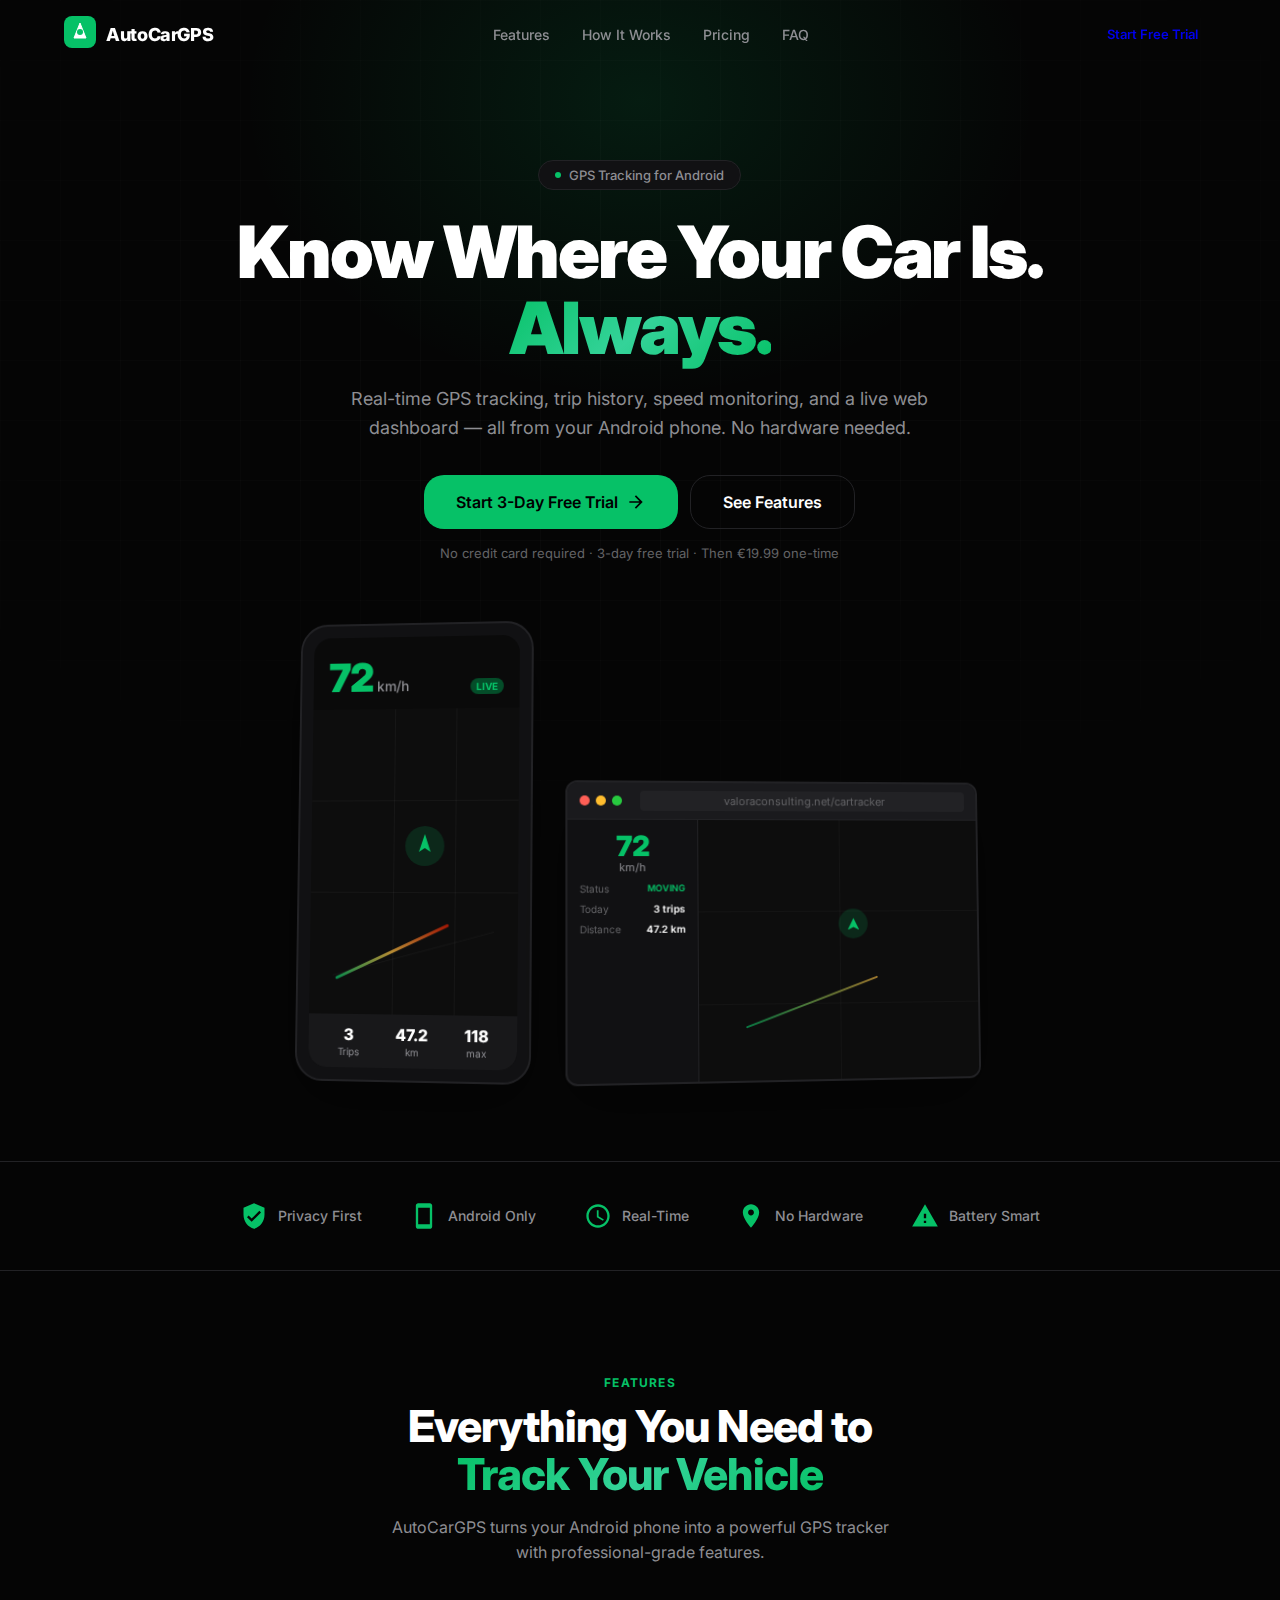
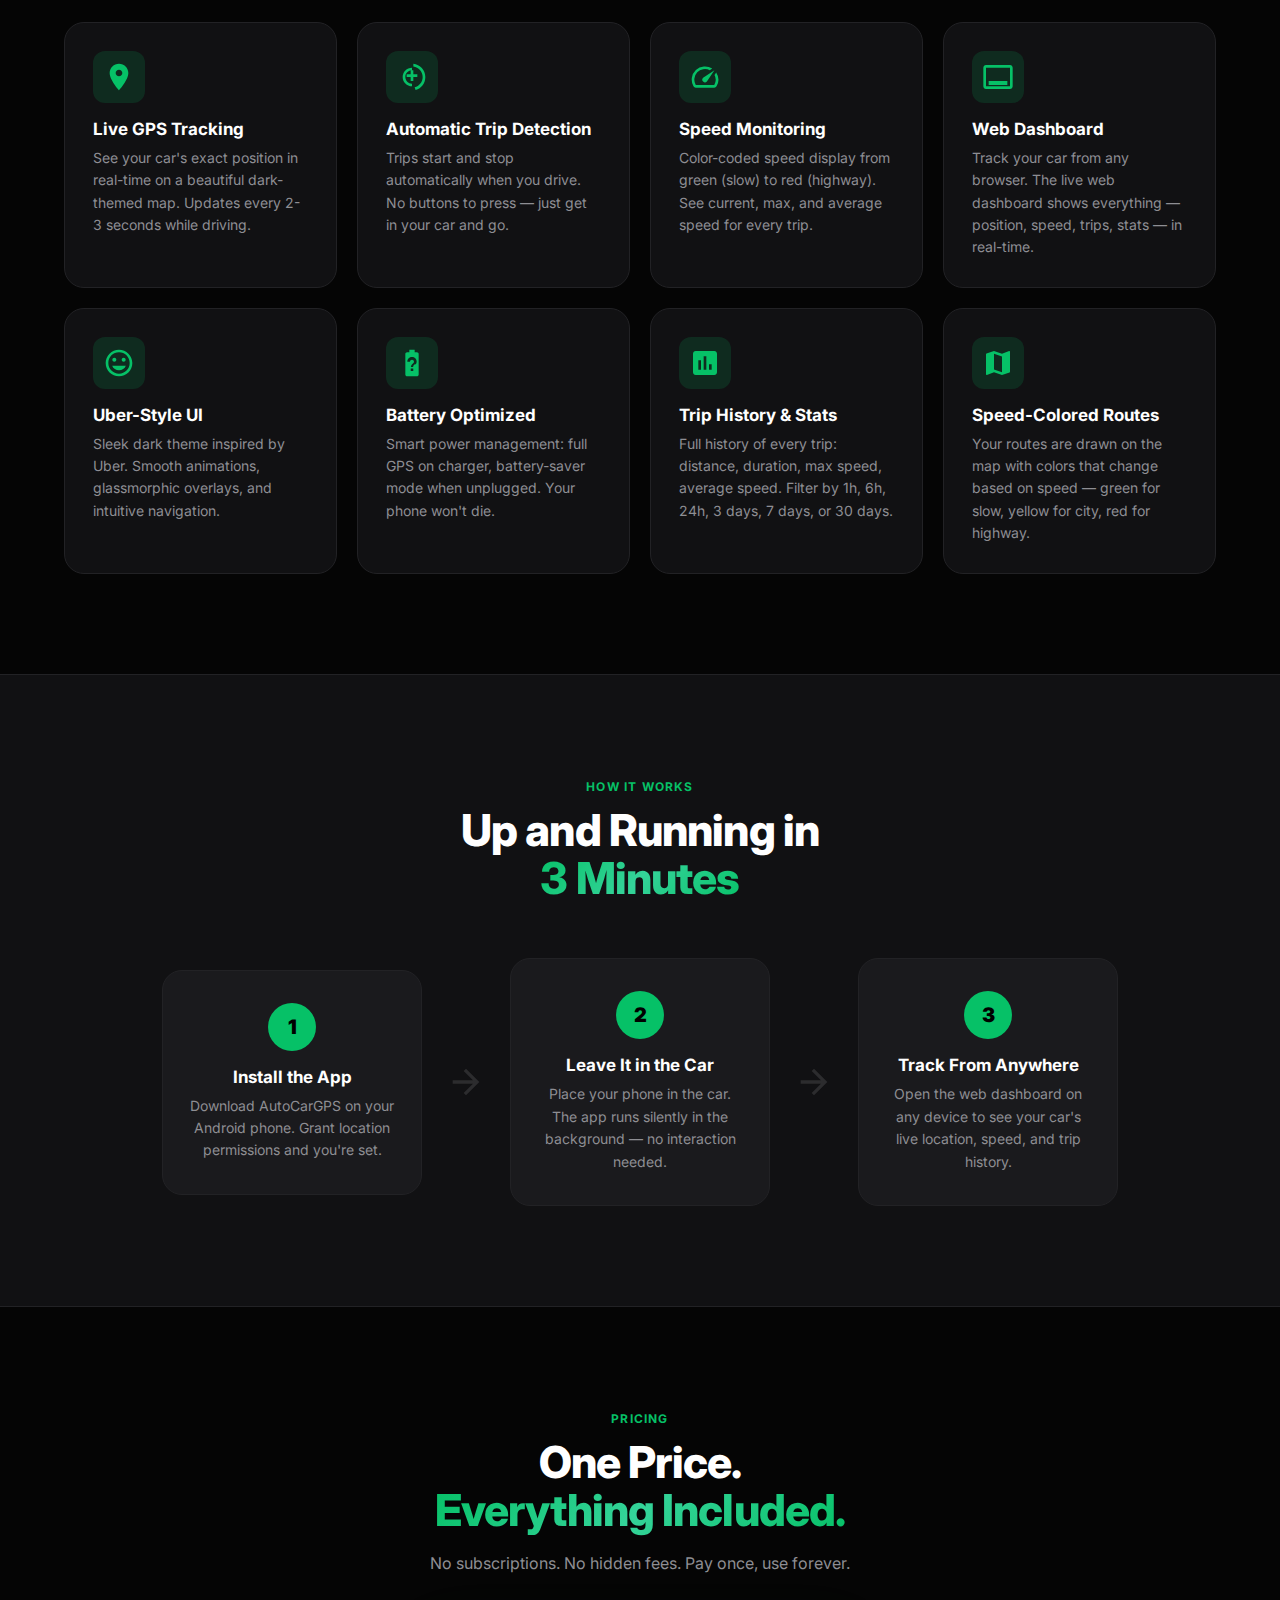
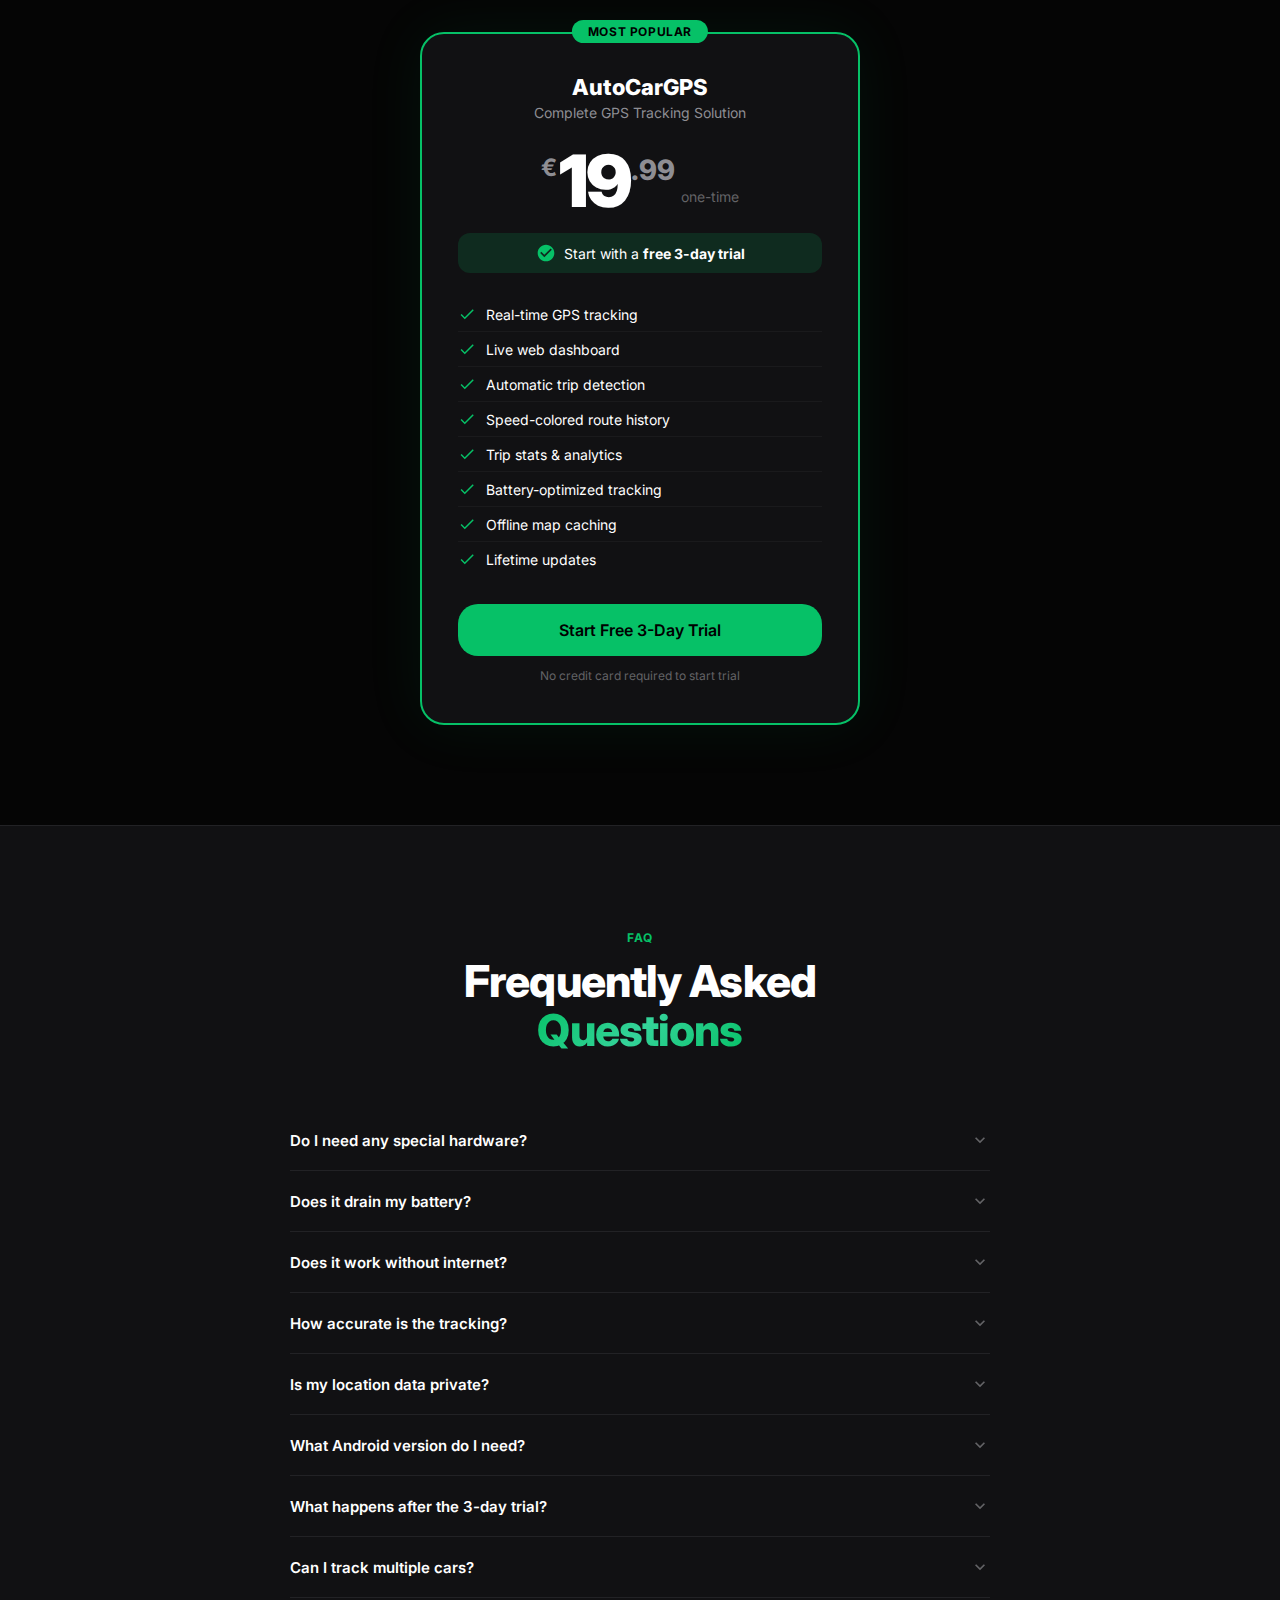
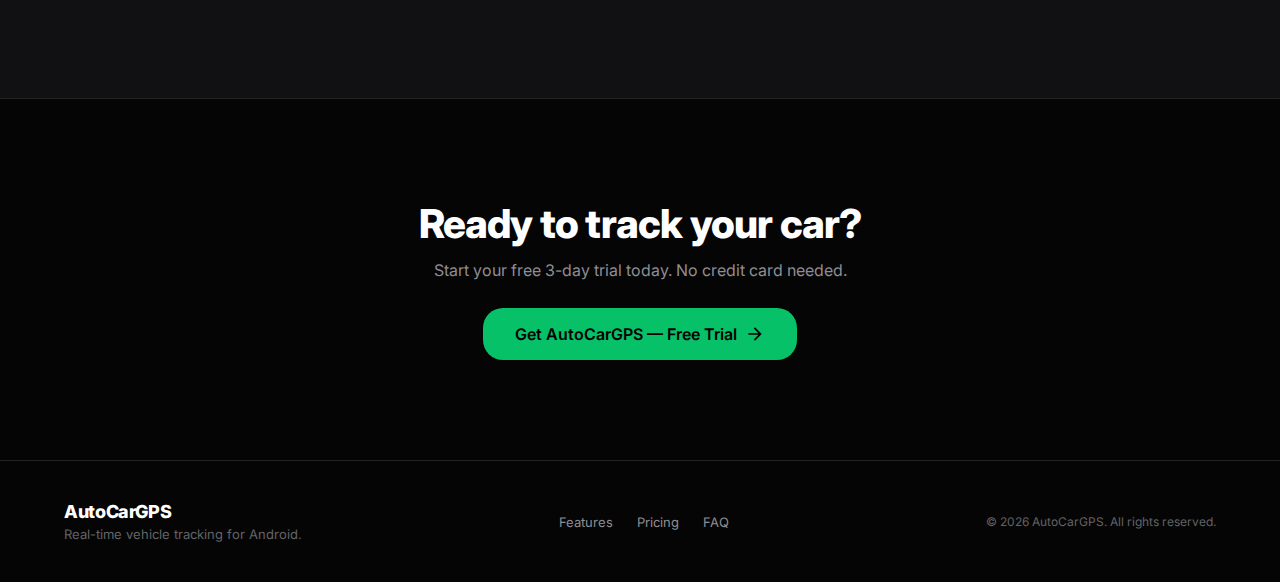
<file: website/index.html>
<!doctype html>
<html lang="en">
  <head>
    <meta charset="UTF-8" />
    <meta name="viewport" content="width=device-width, initial-scale=1.0" />
    <title>AutoCarGPS – Real-Time Vehicle Tracking for Android</title>
    <meta
      name="description"
      content="Track your car in real-time with AutoCarGPS. Live GPS tracking, trip history, speed monitoring & web dashboard. Free 3-day trial, then just €19.99."
    />
    <link rel="preconnect" href="https://fonts.googleapis.com" />
    <link rel="preconnect" href="https://fonts.gstatic.com" crossorigin />
    <link
      href="https://fonts.googleapis.com/css2?family=Inter:wght@400;500;600;700;800;900&display=swap"
      rel="stylesheet"
    />
    <link rel="stylesheet" href="style.css" />
    <link
      rel="icon"
      href="data:image/svg+xml,<svg xmlns='http://www.w3.org/2000/svg' viewBox='0 0 100 100'><text y='.9em' font-size='90'>📍</text></svg>"
    />
  </head>
  <body>
    <!-- Navigation -->
    <nav class="navbar">
      <div class="container nav-container">
        <a href="#" class="logo">
          <span class="logo-icon">
            <svg width="32" height="32" viewBox="0 0 32 32" fill="none">
              <rect width="32" height="32" rx="8" fill="#06C167" />
              <path
                d="M16 7L22 22H16H10L16 7Z"
                fill="#fff"
                stroke="#fff"
                stroke-width="1"
                stroke-linejoin="round"
              />
              <circle cx="16" cy="16" r="3" fill="#06C167" />
            </svg>
          </span>
          <span class="logo-text">AutoCarGPS</span>
        </a>
        <div class="nav-links">
          <a href="#features">Features</a>
          <a href="#how-it-works">How It Works</a>
          <a href="#pricing">Pricing</a>
          <a href="#faq">FAQ</a>
        </div>
        <a href="#pricing" class="btn btn-nav">Start Free Trial</a>
        <button class="mobile-toggle" id="mobileToggle" aria-label="Menu">
          <span></span><span></span><span></span>
        </button>
      </div>
    </nav>

    <!-- Mobile Menu -->
    <div class="mobile-menu" id="mobileMenu">
      <a href="#features" onclick="closeMobile()">Features</a>
      <a href="#how-it-works" onclick="closeMobile()">How It Works</a>
      <a href="#pricing" onclick="closeMobile()">Pricing</a>
      <a href="#faq" onclick="closeMobile()">FAQ</a>
      <a href="#pricing" class="btn btn-primary" onclick="closeMobile()"
        >Start Free Trial</a
      >
    </div>

    <!-- Hero Section -->
    <section class="hero">
      <div class="hero-bg">
        <div class="hero-glow"></div>
        <div class="hero-grid"></div>
      </div>
      <div class="container hero-content">
        <div class="hero-badge">
          <span class="badge-dot"></span>
          GPS Tracking for Android
        </div>
        <h1>
          Know Where Your Car Is.<br /><span class="gradient-text"
            >Always.</span
          >
        </h1>
        <p class="hero-subtitle">
          Real-time GPS tracking, trip history, speed monitoring, and a live web
          dashboard — all from your Android phone. No hardware needed.
        </p>
        <div class="hero-cta">
          <a href="#pricing" class="btn btn-primary btn-lg">
            Start 3-Day Free Trial
            <svg width="20" height="20" viewBox="0 0 24 24" fill="currentColor">
              <path
                d="M12 4l-1.41 1.41L16.17 11H4v2h12.17l-5.58 5.59L12 20l8-8z"
              />
            </svg>
          </a>
          <a href="#features" class="btn btn-ghost btn-lg">See Features</a>
        </div>
        <p class="hero-note">
          No credit card required · 3-day free trial · Then €19.99 one-time
        </p>

        <!-- Hero Visual -->
        <div class="hero-visual">
          <div class="phone-mockup">
            <div class="phone-screen">
              <div class="screen-header">
                <span class="screen-speed">72</span>
                <span class="screen-unit">km/h</span>
                <span class="screen-badge-live">LIVE</span>
              </div>
              <div class="screen-map">
                <div class="map-lines">
                  <div class="map-line l1"></div>
                  <div class="map-line l2"></div>
                  <div class="map-line l3"></div>
                  <div class="map-line l4"></div>
                  <div class="map-line l5"></div>
                </div>
                <div class="car-dot">
                  <div class="car-pulse"></div>
                  <svg
                    width="24"
                    height="24"
                    viewBox="0 0 24 24"
                    fill="#06C167"
                  >
                    <path d="M12 2L18 20L12 16L6 20L12 2Z" />
                  </svg>
                </div>
                <div class="route-line"></div>
              </div>
              <div class="screen-stats">
                <div class="mini-stat"><span>3</span>Trips</div>
                <div class="mini-stat"><span>47.2</span>km</div>
                <div class="mini-stat"><span>118</span>max</div>
              </div>
            </div>
          </div>
          <div class="web-mockup">
            <div class="web-bar">
              <span class="web-dot r"></span>
              <span class="web-dot y"></span>
              <span class="web-dot g"></span>
              <span class="web-url">valoraconsulting.net/cartracker</span>
            </div>
            <div class="web-content">
              <div class="web-sidebar">
                <div class="ws-speed"><span>72</span> km/h</div>
                <div class="ws-row">
                  <span class="ws-label">Status</span
                  ><span class="ws-val moving">MOVING</span>
                </div>
                <div class="ws-row">
                  <span class="ws-label">Today</span
                  ><span class="ws-val">3 trips</span>
                </div>
                <div class="ws-row">
                  <span class="ws-label">Distance</span
                  ><span class="ws-val">47.2 km</span>
                </div>
              </div>
              <div class="web-map">
                <div class="wm-lines">
                  <div class="wm-line wl1"></div>
                  <div class="wm-line wl2"></div>
                  <div class="wm-line wl3"></div>
                </div>
                <div class="wm-car">
                  <div class="wm-pulse"></div>
                  <div class="wm-arrow"></div>
                </div>
                <div class="wm-route"></div>
              </div>
            </div>
          </div>
        </div>
      </div>
    </section>

    <!-- Brands / Trust Bar -->
    <section class="trust-bar">
      <div class="container">
        <div class="trust-items">
          <div class="trust-item">
            <svg width="28" height="28" viewBox="0 0 24 24" fill="#06C167">
              <path
                d="M12 1L3 5v6c0 5.55 3.84 10.74 9 12 5.16-1.26 9-6.45 9-12V5l-9-4zm-2 16l-4-4 1.41-1.41L10 14.17l6.59-6.59L18 9l-8 8z"
              />
            </svg>
            <span>Privacy First</span>
          </div>
          <div class="trust-item">
            <svg width="28" height="28" viewBox="0 0 24 24" fill="#06C167">
              <path
                d="M17 1H7c-1.1 0-2 .9-2 2v18c0 1.1.9 2 2 2h10c1.1 0 2-.9 2-2V3c0-1.1-.9-2-2-2zm0 18H7V5h10v14z"
              />
            </svg>
            <span>Android Only</span>
          </div>
          <div class="trust-item">
            <svg width="28" height="28" viewBox="0 0 24 24" fill="#06C167">
              <path
                d="M11.99 2C6.47 2 2 6.48 2 12s4.47 10 9.99 10C17.52 22 22 17.52 22 12S17.52 2 11.99 2zM12 20c-4.42 0-8-3.58-8-8s3.58-8 8-8 8 3.58 8 8-3.58 8-8 8zm.5-13H11v6l5.25 3.15.75-1.23-4.5-2.67z"
              />
            </svg>
            <span>Real-Time</span>
          </div>
          <div class="trust-item">
            <svg width="28" height="28" viewBox="0 0 24 24" fill="#06C167">
              <path
                d="M12 2C8.13 2 5 5.13 5 9c0 5.25 7 13 7 13s7-7.75 7-13c0-3.87-3.13-7-7-7zm0 9.5c-1.38 0-2.5-1.12-2.5-2.5s1.12-2.5 2.5-2.5 2.5 1.12 2.5 2.5-1.12 2.5-2.5 2.5z"
              />
            </svg>
            <span>No Hardware</span>
          </div>
          <div class="trust-item">
            <svg width="28" height="28" viewBox="0 0 24 24" fill="#06C167">
              <path d="M1 21h22L12 2 1 21zm12-3h-2v-2h2v2zm0-4h-2v-4h2v4z" />
            </svg>
            <span>Battery Smart</span>
          </div>
        </div>
      </div>
    </section>

    <!-- Features Section -->
    <section class="features" id="features">
      <div class="container">
        <div class="section-header">
          <span class="section-tag">Features</span>
          <h2>
            Everything You Need to<br /><span class="gradient-text"
              >Track Your Vehicle</span
            >
          </h2>
          <p>
            AutoCarGPS turns your Android phone into a powerful GPS tracker with
            professional-grade features.
          </p>
        </div>

        <div class="features-grid">
          <div class="feature-card">
            <div class="feature-icon">
              <svg width="32" height="32" viewBox="0 0 24 24" fill="#06C167">
                <path
                  d="M12 2C8.13 2 5 5.13 5 9c0 5.25 7 13 7 13s7-7.75 7-13c0-3.87-3.13-7-7-7zm0 9.5c-1.38 0-2.5-1.12-2.5-2.5s1.12-2.5 2.5-2.5 2.5 1.12 2.5 2.5-1.12 2.5-2.5 2.5z"
                />
              </svg>
            </div>
            <h3>Live GPS Tracking</h3>
            <p>
              See your car's exact position in real-time on a beautiful
              dark-themed map. Updates every 2-3 seconds while driving.
            </p>
          </div>

          <div class="feature-card">
            <div class="feature-icon">
              <svg width="32" height="32" viewBox="0 0 24 24" fill="#06C167">
                <path
                  d="M13 2.05v2.02c3.95.49 7 3.85 7 7.93 0 3.73-2.56 6.86-6.02 7.75l.71 1.96C19.15 20.56 22 16.65 22 12c0-5.18-3.95-9.45-9-9.95zM12 19c-3.87 0-7-3.13-7-7s3.13-7 7-7v2c-2.76 0-5 2.24-5 5s2.24 5 5 5v2zm1-9V7h-2v3H8v2h3v3h2v-3h3v-2h-3z"
                />
              </svg>
            </div>
            <h3>Automatic Trip Detection</h3>
            <p>
              Trips start and stop automatically when you drive. No buttons to
              press — just get in your car and go.
            </p>
          </div>

          <div class="feature-card">
            <div class="feature-icon">
              <svg width="32" height="32" viewBox="0 0 24 24" fill="#06C167">
                <path
                  d="M20.38 8.57l-1.23 1.85a8 8 0 01-.22 7.58H5.07A8 8 0 0115.58 6.85l1.85-1.23A10 10 0 003.35 19a2 2 0 001.72 1h13.85a2 2 0 001.74-1 10 10 0 00-.28-10.43zM10.59 15.41a2 2 0 002.83 0l5.66-8.49-8.49 5.66a2 2 0 000 2.83z"
                />
              </svg>
            </div>
            <h3>Speed Monitoring</h3>
            <p>
              Color-coded speed display from green (slow) to red (highway). See
              current, max, and average speed for every trip.
            </p>
          </div>

          <div class="feature-card">
            <div class="feature-icon">
              <svg width="32" height="32" viewBox="0 0 24 24" fill="#06C167">
                <path
                  d="M21 3H3c-1.1 0-2 .9-2 2v14c0 1.1.9 2 2 2h18c1.1 0 2-.9 2-2V5c0-1.1-.9-2-2-2zm0 16H3V5h18v14zM5 15h14v3H5z"
                />
              </svg>
            </div>
            <h3>Web Dashboard</h3>
            <p>
              Track your car from any browser. The live web dashboard shows
              everything — position, speed, trips, stats — in real-time.
            </p>
          </div>

          <div class="feature-card">
            <div class="feature-icon">
              <svg width="32" height="32" viewBox="0 0 24 24" fill="#06C167">
                <path
                  d="M11.99 2C6.47 2 2 6.48 2 12s4.47 10 9.99 10C17.52 22 22 17.52 22 12S17.52 2 11.99 2zM12 20c-4.42 0-8-3.58-8-8s3.58-8 8-8 8 3.58 8 8-3.58 8-8 8zm3.5-9c.83 0 1.5-.67 1.5-1.5S16.33 8 15.5 8 14 8.67 14 9.5s.67 1.5 1.5 1.5zm-7 0c.83 0 1.5-.67 1.5-1.5S9.33 8 8.5 8 7 8.67 7 9.5 7.67 11 8.5 11zm3.5 6.5c2.33 0 4.31-1.46 5.11-3.5H6.89c.8 2.04 2.78 3.5 5.11 3.5z"
                />
              </svg>
            </div>
            <h3>Uber-Style UI</h3>
            <p>
              Sleek dark theme inspired by Uber. Smooth animations, glassmorphic
              overlays, and intuitive navigation.
            </p>
          </div>

          <div class="feature-card">
            <div class="feature-icon">
              <svg width="32" height="32" viewBox="0 0 24 24" fill="#06C167">
                <path
                  d="M15.67 4H14V2h-4v2H8.33C7.6 4 7 4.6 7 5.33v15.33C7 21.4 7.6 22 8.33 22h7.33c.74 0 1.34-.6 1.34-1.33V5.33C17 4.6 16.4 4 15.67 4zm-2.72 13.95h-1.9v-1.9h1.9v1.9zm1.35-5.26s-.38.42-.67.71c-.48.49-.83 1.15-.83 1.6h-1.6c0-.83.46-1.52.93-2l.93-.94c.27-.27.44-.65.44-1.06 0-.83-.67-1.5-1.5-1.5s-1.5.67-1.5 1.5H8.5c0-1.93 1.57-3.5 3.5-3.5s3.5 1.57 3.5 3.5c0 .77-.31 1.46-.81 1.97l-.39.22z"
                />
              </svg>
            </div>
            <h3>Battery Optimized</h3>
            <p>
              Smart power management: full GPS on charger, battery-saver mode
              when unplugged. Your phone won't die.
            </p>
          </div>

          <div class="feature-card">
            <div class="feature-icon">
              <svg width="32" height="32" viewBox="0 0 24 24" fill="#06C167">
                <path
                  d="M19 3H5c-1.1 0-2 .9-2 2v14c0 1.1.9 2 2 2h14c1.1 0 2-.9 2-2V5c0-1.1-.9-2-2-2zM9 17H7v-7h2v7zm4 0h-2V7h2v10zm4 0h-2v-4h2v4z"
                />
              </svg>
            </div>
            <h3>Trip History & Stats</h3>
            <p>
              Full history of every trip: distance, duration, max speed, average
              speed. Filter by 1h, 6h, 24h, 3 days, 7 days, or 30 days.
            </p>
          </div>

          <div class="feature-card">
            <div class="feature-icon">
              <svg width="32" height="32" viewBox="0 0 24 24" fill="#06C167">
                <path
                  d="M20.5 3l-.16.03L15 5.1 9 3 3.36 4.9c-.21.07-.36.25-.36.48V20.5c0 .28.22.5.5.5l.16-.03L9 18.9l6 2.1 5.64-1.9c.21-.07.36-.25.36-.48V3.5c0-.28-.22-.5-.5-.5zM15 19l-6-2.11V5l6 2.11V19z"
                />
              </svg>
            </div>
            <h3>Speed-Colored Routes</h3>
            <p>
              Your routes are drawn on the map with colors that change based on
              speed — green for slow, yellow for city, red for highway.
            </p>
          </div>
        </div>
      </div>
    </section>

    <!-- How It Works -->
    <section class="how-it-works" id="how-it-works">
      <div class="container">
        <div class="section-header">
          <span class="section-tag">How It Works</span>
          <h2>
            Up and Running in<br /><span class="gradient-text">3 Minutes</span>
          </h2>
        </div>

        <div class="steps">
          <div class="step">
            <div class="step-number">1</div>
            <h3>Install the App</h3>
            <p>
              Download AutoCarGPS on your Android phone. Grant location
              permissions and you're set.
            </p>
          </div>
          <div class="step-arrow">
            <svg width="40" height="40" viewBox="0 0 24 24" fill="#2C2C2E">
              <path
                d="M12 4l-1.41 1.41L16.17 11H4v2h12.17l-5.58 5.59L12 20l8-8z"
              />
            </svg>
          </div>
          <div class="step">
            <div class="step-number">2</div>
            <h3>Leave It in the Car</h3>
            <p>
              Place your phone in the car. The app runs silently in the
              background — no interaction needed.
            </p>
          </div>
          <div class="step-arrow">
            <svg width="40" height="40" viewBox="0 0 24 24" fill="#2C2C2E">
              <path
                d="M12 4l-1.41 1.41L16.17 11H4v2h12.17l-5.58 5.59L12 20l8-8z"
              />
            </svg>
          </div>
          <div class="step">
            <div class="step-number">3</div>
            <h3>Track From Anywhere</h3>
            <p>
              Open the web dashboard on any device to see your car's live
              location, speed, and trip history.
            </p>
          </div>
        </div>
      </div>
    </section>

    <!-- Pricing Section -->
    <section class="pricing" id="pricing">
      <div class="container">
        <div class="section-header">
          <span class="section-tag">Pricing</span>
          <h2>
            One Price.<br /><span class="gradient-text"
              >Everything Included.</span
            >
          </h2>
          <p>No subscriptions. No hidden fees. Pay once, use forever.</p>
        </div>

        <div class="pricing-card">
          <div class="pricing-badge">Most Popular</div>
          <div class="pricing-header">
            <h3>AutoCarGPS</h3>
            <p class="pricing-desc">Complete GPS Tracking Solution</p>
          </div>
          <div class="pricing-price">
            <span class="price-currency">€</span>
            <span class="price-amount">19</span>
            <span class="price-decimal">.99</span>
            <span class="price-period">one-time</span>
          </div>
          <div class="pricing-trial">
            <svg width="20" height="20" viewBox="0 0 24 24" fill="#06C167">
              <path
                d="M12 2C6.48 2 2 6.48 2 12s4.48 10 10 10 10-4.48 10-10S17.52 2 12 2zm-2 15l-5-5 1.41-1.41L10 14.17l7.59-7.59L19 8l-9 9z"
              />
            </svg>
            <span>Start with a <strong>free 3-day trial</strong></span>
          </div>
          <ul class="pricing-features">
            <li>
              <svg width="18" height="18" viewBox="0 0 24 24" fill="#06C167">
                <path d="M9 16.17L4.83 12l-1.42 1.41L9 19 21 7l-1.41-1.41z" />
              </svg>
              Real-time GPS tracking
            </li>
            <li>
              <svg width="18" height="18" viewBox="0 0 24 24" fill="#06C167">
                <path d="M9 16.17L4.83 12l-1.42 1.41L9 19 21 7l-1.41-1.41z" />
              </svg>
              Live web dashboard
            </li>
            <li>
              <svg width="18" height="18" viewBox="0 0 24 24" fill="#06C167">
                <path d="M9 16.17L4.83 12l-1.42 1.41L9 19 21 7l-1.41-1.41z" />
              </svg>
              Automatic trip detection
            </li>
            <li>
              <svg width="18" height="18" viewBox="0 0 24 24" fill="#06C167">
                <path d="M9 16.17L4.83 12l-1.42 1.41L9 19 21 7l-1.41-1.41z" />
              </svg>
              Speed-colored route history
            </li>
            <li>
              <svg width="18" height="18" viewBox="0 0 24 24" fill="#06C167">
                <path d="M9 16.17L4.83 12l-1.42 1.41L9 19 21 7l-1.41-1.41z" />
              </svg>
              Trip stats & analytics
            </li>
            <li>
              <svg width="18" height="18" viewBox="0 0 24 24" fill="#06C167">
                <path d="M9 16.17L4.83 12l-1.42 1.41L9 19 21 7l-1.41-1.41z" />
              </svg>
              Battery-optimized tracking
            </li>
            <li>
              <svg width="18" height="18" viewBox="0 0 24 24" fill="#06C167">
                <path d="M9 16.17L4.83 12l-1.42 1.41L9 19 21 7l-1.41-1.41z" />
              </svg>
              Offline map caching
            </li>
            <li>
              <svg width="18" height="18" viewBox="0 0 24 24" fill="#06C167">
                <path d="M9 16.17L4.83 12l-1.42 1.41L9 19 21 7l-1.41-1.41z" />
              </svg>
              Lifetime updates
            </li>
          </ul>
          <a href="#" class="btn btn-primary btn-lg btn-full" id="buyBtn">
            Start Free 3-Day Trial
          </a>
          <p class="pricing-note">No credit card required to start trial</p>
        </div>
      </div>
    </section>

    <!-- FAQ Section -->
    <section class="faq" id="faq">
      <div class="container">
        <div class="section-header">
          <span class="section-tag">FAQ</span>
          <h2>
            Frequently Asked<br /><span class="gradient-text">Questions</span>
          </h2>
        </div>

        <div class="faq-list">
          <div class="faq-item">
            <button class="faq-question" onclick="toggleFaq(this)">
              <span>Do I need any special hardware?</span>
              <svg
                class="faq-chevron"
                width="20"
                height="20"
                viewBox="0 0 24 24"
                fill="currentColor"
              >
                <path d="M7.41 8.59L12 13.17l4.59-4.58L18 10l-6 6-6-6z" />
              </svg>
            </button>
            <div class="faq-answer">
              <p>
                No. AutoCarGPS uses your Android phone's built-in GPS sensor.
                Just install the app, leave the phone in your car, and track
                from anywhere using the web dashboard.
              </p>
            </div>
          </div>

          <div class="faq-item">
            <button class="faq-question" onclick="toggleFaq(this)">
              <span>Does it drain my battery?</span>
              <svg
                class="faq-chevron"
                width="20"
                height="20"
                viewBox="0 0 24 24"
                fill="currentColor"
              >
                <path d="M7.41 8.59L12 13.17l4.59-4.58L18 10l-6 6-6-6z" />
              </svg>
            </button>
            <div class="faq-answer">
              <p>
                AutoCarGPS has intelligent power management. When plugged into
                your car charger, it uses full GPS accuracy (updates every 2
                seconds). When unplugged and parked, it switches to
                battery-saver mode with less frequent updates. Most users keep
                the phone on a car charger, so battery isn't an issue.
              </p>
            </div>
          </div>

          <div class="faq-item">
            <button class="faq-question" onclick="toggleFaq(this)">
              <span>Does it work without internet?</span>
              <svg
                class="faq-chevron"
                width="20"
                height="20"
                viewBox="0 0 24 24"
                fill="currentColor"
              >
                <path d="M7.41 8.59L12 13.17l4.59-4.58L18 10l-6 6-6-6z" />
              </svg>
            </button>
            <div class="faq-answer">
              <p>
                The app caches map tiles for offline viewing and stores all trip
                data locally. GPS tracking works without internet. However, the
                live web dashboard requires internet to send location updates to
                the server. Trip data syncs automatically when connectivity is
                restored.
              </p>
            </div>
          </div>

          <div class="faq-item">
            <button class="faq-question" onclick="toggleFaq(this)">
              <span>How accurate is the tracking?</span>
              <svg
                class="faq-chevron"
                width="20"
                height="20"
                viewBox="0 0 24 24"
                fill="currentColor"
              >
                <path d="M7.41 8.59L12 13.17l4.59-4.58L18 10l-6 6-6-6z" />
              </svg>
            </button>
            <div class="faq-answer">
              <p>
                AutoCarGPS uses your phone's GPS hardware, which is typically
                accurate to 3-10 meters outdoors. The app includes smart
                filtering algorithms that eliminate GPS jitter, acceleration
                spikes, and inaccurate readings to provide reliable speed and
                position data.
              </p>
            </div>
          </div>

          <div class="faq-item">
            <button class="faq-question" onclick="toggleFaq(this)">
              <span>Is my location data private?</span>
              <svg
                class="faq-chevron"
                width="20"
                height="20"
                viewBox="0 0 24 24"
                fill="currentColor"
              >
                <path d="M7.41 8.59L12 13.17l4.59-4.58L18 10l-6 6-6-6z" />
              </svg>
            </button>
            <div class="faq-answer">
              <p>
                Yes. Your data is stored on your own private server dashboard.
                Only you have access to your tracking data. We don't sell,
                share, or analyze your location history. The dashboard URL is
                known only to you.
              </p>
            </div>
          </div>

          <div class="faq-item">
            <button class="faq-question" onclick="toggleFaq(this)">
              <span>What Android version do I need?</span>
              <svg
                class="faq-chevron"
                width="20"
                height="20"
                viewBox="0 0 24 24"
                fill="currentColor"
              >
                <path d="M7.41 8.59L12 13.17l4.59-4.58L18 10l-6 6-6-6z" />
              </svg>
            </button>
            <div class="faq-answer">
              <p>
                AutoCarGPS works on Android 7.0 (Nougat) and above — that covers
                about 95% of all Android devices in use today.
              </p>
            </div>
          </div>

          <div class="faq-item">
            <button class="faq-question" onclick="toggleFaq(this)">
              <span>What happens after the 3-day trial?</span>
              <svg
                class="faq-chevron"
                width="20"
                height="20"
                viewBox="0 0 24 24"
                fill="currentColor"
              >
                <path d="M7.41 8.59L12 13.17l4.59-4.58L18 10l-6 6-6-6z" />
              </svg>
            </button>
            <div class="faq-answer">
              <p>
                After the 3-day free trial, you can purchase the full version
                for a one-time payment of €19.99. No subscriptions, no recurring
                charges. If you choose not to buy, the app simply stops tracking
                — no charges whatsoever.
              </p>
            </div>
          </div>

          <div class="faq-item">
            <button class="faq-question" onclick="toggleFaq(this)">
              <span>Can I track multiple cars?</span>
              <svg
                class="faq-chevron"
                width="20"
                height="20"
                viewBox="0 0 24 24"
                fill="currentColor"
              >
                <path d="M7.41 8.59L12 13.17l4.59-4.58L18 10l-6 6-6-6z" />
              </svg>
            </button>
            <div class="faq-answer">
              <p>
                Each license covers one device (one car). To track multiple
                vehicles, you'll need a separate phone and license for each car.
                Each car gets its own dashboard view.
              </p>
            </div>
          </div>
        </div>
      </div>
    </section>

    <!-- CTA Section -->
    <section class="cta">
      <div class="container">
        <div class="cta-content">
          <h2>Ready to track your car?</h2>
          <p>Start your free 3-day trial today. No credit card needed.</p>
          <a href="#pricing" class="btn btn-primary btn-lg">
            Get AutoCarGPS — Free Trial
            <svg width="20" height="20" viewBox="0 0 24 24" fill="currentColor">
              <path
                d="M12 4l-1.41 1.41L16.17 11H4v2h12.17l-5.58 5.59L12 20l8-8z"
              />
            </svg>
          </a>
        </div>
      </div>
    </section>

    <!-- Footer -->
    <footer class="footer">
      <div class="container footer-content">
        <div class="footer-brand">
          <span class="logo-text">AutoCarGPS</span>
          <p>Real-time vehicle tracking for Android.</p>
        </div>
        <div class="footer-links">
          <a href="#features">Features</a>
          <a href="#pricing">Pricing</a>
          <a href="#faq">FAQ</a>
        </div>
        <div class="footer-copy">
          &copy; 2026 AutoCarGPS. All rights reserved.
        </div>
      </div>
    </footer>

    <script>
      // Mobile menu toggle
      document.getElementById("mobileToggle").addEventListener("click", () => {
        document.getElementById("mobileMenu").classList.toggle("open");
        document.getElementById("mobileToggle").classList.toggle("active");
      });
      function closeMobile() {
        document.getElementById("mobileMenu").classList.remove("open");
        document.getElementById("mobileToggle").classList.remove("active");
      }

      // FAQ accordion
      function toggleFaq(btn) {
        const item = btn.parentElement;
        const isOpen = item.classList.contains("open");
        document
          .querySelectorAll(".faq-item")
          .forEach((i) => i.classList.remove("open"));
        if (!isOpen) item.classList.add("open");
      }

      // Smooth scroll
      document.querySelectorAll('a[href^="#"]').forEach((anchor) => {
        anchor.addEventListener("click", function (e) {
          e.preventDefault();
          const target = document.querySelector(this.getAttribute("href"));
          if (target) {
            target.scrollIntoView({ behavior: "smooth", block: "start" });
          }
        });
      });

      // Navbar scroll effect
      window.addEventListener("scroll", () => {
        const nav = document.querySelector(".navbar");
        nav.classList.toggle("scrolled", window.scrollY > 20);
      });
    </script>
  </body>
</html>
</file>
<file: website/style.css>
/* ═══════════════════════════════════════════════════
   AutoCarGPS – Landing Page Styles
   Dark theme, Uber-inspired, modern SaaS.
   ═══════════════════════════════════════════════════ */

:root {
  --black: #000000;
  --bg: #050505;
  --card: #111113;
  --card-light: #1a1a1d;
  --border: #222225;
  --surface: #2c2c2e;
  --text: #ffffff;
  --text-muted: #8e8e93;
  --text-dim: #636366;
  --green: #06c167;
  --green-dark: #044d29;
  --green-glow: rgba(6, 193, 103, 0.15);
  --red: #e11900;
  --orange: #ffc043;
  --radius: 12px;
  --radius-lg: 20px;
  --radius-xl: 24px;
}

* {
  margin: 0;
  padding: 0;
  box-sizing: border-box;
}

html {
  scroll-behavior: smooth;
  scroll-padding-top: 80px;
}

body {
  font-family:
    "Inter",
    -apple-system,
    BlinkMacSystemFont,
    sans-serif;
  background: var(--bg);
  color: var(--text);
  -webkit-font-smoothing: antialiased;
  overflow-x: hidden;
}

.container {
  max-width: 1200px;
  margin: 0 auto;
  padding: 0 24px;
}

/* ─── NAVBAR ─── */
.navbar {
  position: fixed;
  top: 0;
  left: 0;
  right: 0;
  z-index: 100;
  padding: 16px 0;
  transition: all 0.3s;
  background: transparent;
}
.navbar.scrolled {
  background: rgba(5, 5, 5, 0.85);
  backdrop-filter: blur(16px);
  -webkit-backdrop-filter: blur(16px);
  border-bottom: 1px solid var(--border);
  padding: 10px 0;
}

.nav-container {
  display: flex;
  align-items: center;
  justify-content: space-between;
}

.logo {
  display: flex;
  align-items: center;
  gap: 10px;
  text-decoration: none;
  color: var(--text);
}
.logo-text {
  font-size: 18px;
  font-weight: 800;
  letter-spacing: -0.02em;
}

.nav-links {
  display: flex;
  gap: 32px;
}
.nav-links a {
  color: var(--text-muted);
  text-decoration: none;
  font-size: 14px;
  font-weight: 500;
  transition: color 0.2s;
}
.nav-links a:hover {
  color: var(--text);
}

.btn-nav {
  font-size: 13px !important;
  padding: 8px 18px !important;
}

.mobile-toggle {
  display: none;
  background: none;
  border: none;
  cursor: pointer;
  width: 28px;
  height: 20px;
  position: relative;
  z-index: 200;
}
.mobile-toggle span {
  display: block;
  width: 100%;
  height: 2px;
  background: var(--text);
  border-radius: 1px;
  transition: all 0.3s;
  position: absolute;
  left: 0;
}
.mobile-toggle span:nth-child(1) {
  top: 0;
}
.mobile-toggle span:nth-child(2) {
  top: 9px;
}
.mobile-toggle span:nth-child(3) {
  top: 18px;
}
.mobile-toggle.active span:nth-child(1) {
  transform: rotate(45deg);
  top: 9px;
}
.mobile-toggle.active span:nth-child(2) {
  opacity: 0;
}
.mobile-toggle.active span:nth-child(3) {
  transform: rotate(-45deg);
  top: 9px;
}

.mobile-menu {
  display: none;
  position: fixed;
  top: 0;
  left: 0;
  right: 0;
  bottom: 0;
  background: var(--bg);
  z-index: 99;
  flex-direction: column;
  align-items: center;
  justify-content: center;
  gap: 24px;
}
.mobile-menu.open {
  display: flex;
}
.mobile-menu a {
  color: var(--text);
  text-decoration: none;
  font-size: 20px;
  font-weight: 600;
}

/* ─── BUTTONS ─── */
.btn {
  display: inline-flex;
  align-items: center;
  gap: 8px;
  padding: 12px 24px;
  border-radius: var(--radius);
  font-size: 15px;
  font-weight: 600;
  font-family: inherit;
  text-decoration: none;
  cursor: pointer;
  border: none;
  transition: all 0.2s;
}
.btn-primary {
  background: var(--green);
  color: #000;
}
.btn-primary:hover {
  background: #07d474;
  transform: translateY(-1px);
  box-shadow: 0 4px 20px rgba(6, 193, 103, 0.3);
}
.btn-ghost {
  background: transparent;
  color: var(--text);
  border: 1px solid var(--border);
}
.btn-ghost:hover {
  background: var(--card);
  border-color: var(--surface);
}
.btn-lg {
  padding: 16px 32px;
  font-size: 16px;
  border-radius: var(--radius-lg);
}
.btn-full {
  width: 100%;
  justify-content: center;
}

/* ─── HERO ─── */
.hero {
  position: relative;
  padding: 160px 0 80px;
  overflow: hidden;
  min-height: 100vh;
  display: flex;
  align-items: flex-start;
}

.hero-bg {
  position: absolute;
  inset: 0;
  overflow: hidden;
}

.hero-glow {
  position: absolute;
  top: -200px;
  left: 50%;
  transform: translateX(-50%);
  width: 800px;
  height: 600px;
  background: radial-gradient(
    ellipse,
    rgba(6, 193, 103, 0.12) 0%,
    transparent 70%
  );
  pointer-events: none;
}

.hero-grid {
  position: absolute;
  inset: 0;
  background-image:
    linear-gradient(rgba(255, 255, 255, 0.02) 1px, transparent 1px),
    linear-gradient(90deg, rgba(255, 255, 255, 0.02) 1px, transparent 1px);
  background-size: 60px 60px;
  mask-image: radial-gradient(
    ellipse 80% 50% at 50% 30%,
    black 30%,
    transparent 100%
  );
  -webkit-mask-image: radial-gradient(
    ellipse 80% 50% at 50% 30%,
    black 30%,
    transparent 100%
  );
}

.hero-content {
  position: relative;
  text-align: center;
}

.hero-badge {
  display: inline-flex;
  align-items: center;
  gap: 8px;
  padding: 6px 16px;
  background: var(--card);
  border: 1px solid var(--border);
  border-radius: 999px;
  font-size: 13px;
  font-weight: 500;
  color: var(--text-muted);
  margin-bottom: 24px;
}
.badge-dot {
  width: 6px;
  height: 6px;
  background: var(--green);
  border-radius: 50%;
  animation: pulse-dot 2s infinite;
}
@keyframes pulse-dot {
  0%,
  100% {
    opacity: 1;
    box-shadow: 0 0 0 0 rgba(6, 193, 103, 0.4);
  }
  50% {
    opacity: 0.8;
    box-shadow: 0 0 0 6px rgba(6, 193, 103, 0);
  }
}

.hero h1 {
  font-size: clamp(40px, 6vw, 72px);
  font-weight: 900;
  line-height: 1.05;
  letter-spacing: -0.03em;
  margin-bottom: 20px;
}

.gradient-text {
  background: linear-gradient(135deg, #06c167 0%, #34d399 50%, #06c167 100%);
  -webkit-background-clip: text;
  -webkit-text-fill-color: transparent;
  background-clip: text;
}

.hero-subtitle {
  font-size: 18px;
  color: var(--text-muted);
  max-width: 600px;
  margin: 0 auto 32px;
  line-height: 1.6;
}

.hero-cta {
  display: flex;
  gap: 12px;
  justify-content: center;
  flex-wrap: wrap;
  margin-bottom: 16px;
}

.hero-note {
  font-size: 13px;
  color: var(--text-dim);
  margin-bottom: 60px;
}

/* ─── HERO MOCKUPS ─── */
.hero-visual {
  display: flex;
  justify-content: center;
  gap: 32px;
  align-items: flex-end;
  perspective: 1000px;
}

.phone-mockup {
  width: 240px;
  height: 460px;
  background: var(--card);
  border-radius: 28px;
  border: 2px solid var(--border);
  padding: 12px;
  box-shadow: 0 20px 60px rgba(0, 0, 0, 0.5);
  transform: rotateY(-5deg) rotateX(2deg);
  transition: transform 0.4s;
}
.phone-mockup:hover {
  transform: rotateY(0) rotateX(0);
}

.phone-screen {
  width: 100%;
  height: 100%;
  background: #0a0a0a;
  border-radius: 18px;
  overflow: hidden;
  display: flex;
  flex-direction: column;
}

.screen-header {
  padding: 16px 16px 8px;
  display: flex;
  align-items: baseline;
  gap: 4px;
}
.screen-speed {
  font-size: 40px;
  font-weight: 900;
  color: var(--green);
  letter-spacing: -0.02em;
}
.screen-unit {
  font-size: 14px;
  color: var(--text-muted);
  font-weight: 500;
}
.screen-badge-live {
  margin-left: auto;
  font-size: 10px;
  font-weight: 700;
  color: var(--green);
  background: var(--green-dark);
  padding: 2px 6px;
  border-radius: 10px;
  animation: pulse-dot 1.5s infinite;
}

.screen-map {
  flex: 1;
  background: #0d0d0d;
  position: relative;
  overflow: hidden;
}
.map-lines .map-line {
  position: absolute;
  background: rgba(255, 255, 255, 0.04);
  border-radius: 1px;
}
.map-line.l1 {
  width: 100%;
  height: 1px;
  top: 30%;
}
.map-line.l2 {
  width: 1px;
  height: 100%;
  left: 40%;
}
.map-line.l3 {
  width: 100%;
  height: 1px;
  top: 60%;
}
.map-line.l4 {
  width: 1px;
  height: 100%;
  left: 70%;
}
.map-line.l5 {
  width: 80%;
  height: 1px;
  top: 80%;
  left: 10%;
  transform: rotate(-15deg);
}

.car-dot {
  position: absolute;
  top: 45%;
  left: 55%;
  transform: translate(-50%, -50%);
}
.car-pulse {
  position: absolute;
  top: 50%;
  left: 50%;
  transform: translate(-50%, -50%);
  width: 40px;
  height: 40px;
  border-radius: 50%;
  background: var(--green-glow);
  animation: car-pulse-anim 2s infinite;
}
@keyframes car-pulse-anim {
  0% {
    transform: translate(-50%, -50%) scale(0.8);
    opacity: 0.6;
  }
  100% {
    transform: translate(-50%, -50%) scale(2);
    opacity: 0;
  }
}

.route-line {
  position: absolute;
  bottom: 20%;
  left: 10%;
  width: 60%;
  height: 3px;
  background: linear-gradient(90deg, var(--green), var(--orange), var(--red));
  border-radius: 2px;
  transform: rotate(-25deg);
  opacity: 0.7;
}

.screen-stats {
  display: flex;
  padding: 10px 12px;
  gap: 8px;
  background: rgba(28, 28, 30, 0.8);
}
.mini-stat {
  flex: 1;
  text-align: center;
  font-size: 10px;
  color: var(--text-muted);
}
.mini-stat span {
  display: block;
  font-size: 16px;
  font-weight: 800;
  color: var(--text);
  margin-bottom: 1px;
}

/* Web Dashboard Mockup */
.web-mockup {
  width: 420px;
  height: 300px;
  background: var(--card);
  border-radius: 12px;
  border: 2px solid var(--border);
  overflow: hidden;
  box-shadow: 0 20px 60px rgba(0, 0, 0, 0.5);
  transform: rotateY(5deg) rotateX(2deg);
  transition: transform 0.4s;
}
.web-mockup:hover {
  transform: rotateY(0) rotateX(0);
}

.web-bar {
  display: flex;
  align-items: center;
  gap: 6px;
  padding: 8px 12px;
  background: #1a1a1d;
  border-bottom: 1px solid var(--border);
}
.web-dot {
  width: 10px;
  height: 10px;
  border-radius: 50%;
}
.web-dot.r {
  background: #ff5f56;
}
.web-dot.y {
  background: #ffbd2e;
}
.web-dot.g {
  background: #27c93f;
}
.web-url {
  margin-left: 12px;
  font-size: 11px;
  color: var(--text-dim);
  background: rgba(255, 255, 255, 0.04);
  padding: 3px 10px;
  border-radius: 4px;
  flex: 1;
  text-align: center;
}

.web-content {
  display: flex;
  height: calc(100% - 35px);
}

.web-sidebar {
  width: 130px;
  padding: 12px;
  border-right: 1px solid var(--border);
  display: flex;
  flex-direction: column;
  gap: 8px;
}
.ws-speed {
  font-size: 11px;
  color: var(--text-muted);
}
.ws-speed span {
  font-size: 28px;
  font-weight: 900;
  color: var(--green);
  display: block;
  line-height: 1;
}
.ws-row {
  display: flex;
  justify-content: space-between;
  font-size: 10px;
}
.ws-label {
  color: var(--text-dim);
}
.ws-val {
  color: var(--text);
  font-weight: 600;
}
.ws-val.moving {
  color: var(--green);
  font-size: 9px;
}

.web-map {
  flex: 1;
  background: #0d0d0d;
  position: relative;
  overflow: hidden;
}
.wm-lines .wm-line {
  position: absolute;
  background: rgba(255, 255, 255, 0.03);
}
.wm-line.wl1 {
  width: 100%;
  height: 1px;
  top: 35%;
}
.wm-line.wl2 {
  width: 1px;
  height: 100%;
  left: 50%;
}
.wm-line.wl3 {
  width: 100%;
  height: 1px;
  top: 70%;
}

.wm-car {
  position: absolute;
  top: 40%;
  left: 55%;
  transform: translate(-50%, -50%);
}
.wm-pulse {
  width: 30px;
  height: 30px;
  border-radius: 50%;
  background: var(--green-glow);
  position: absolute;
  top: 50%;
  left: 50%;
  transform: translate(-50%, -50%);
  animation: car-pulse-anim 2s infinite;
}
.wm-arrow {
  width: 12px;
  height: 12px;
  background: var(--green);
  clip-path: polygon(50% 0%, 100% 100%, 50% 75%, 0% 100%);
  position: relative;
  z-index: 1;
}
.wm-route {
  position: absolute;
  bottom: 30%;
  left: 15%;
  width: 50%;
  height: 2px;
  background: linear-gradient(90deg, var(--green), var(--orange));
  border-radius: 1px;
  transform: rotate(-20deg);
  opacity: 0.6;
}

/* ─── TRUST BAR ─── */
.trust-bar {
  padding: 40px 0;
  border-top: 1px solid var(--border);
  border-bottom: 1px solid var(--border);
}
.trust-items {
  display: flex;
  justify-content: center;
  gap: 48px;
  flex-wrap: wrap;
}
.trust-item {
  display: flex;
  align-items: center;
  gap: 10px;
  font-size: 14px;
  font-weight: 500;
  color: var(--text-muted);
}

/* ─── SECTION HEADERS ─── */
.section-header {
  text-align: center;
  margin-bottom: 56px;
}
.section-tag {
  display: inline-block;
  font-size: 12px;
  font-weight: 700;
  text-transform: uppercase;
  letter-spacing: 0.1em;
  color: var(--green);
  margin-bottom: 12px;
}
.section-header h2 {
  font-size: clamp(28px, 4vw, 44px);
  font-weight: 800;
  line-height: 1.1;
  letter-spacing: -0.02em;
  margin-bottom: 16px;
}
.section-header p {
  font-size: 16px;
  color: var(--text-muted);
  max-width: 500px;
  margin: 0 auto;
  line-height: 1.6;
}

/* ─── FEATURES ─── */
.features {
  padding: 100px 0;
}
.features-grid {
  display: grid;
  grid-template-columns: repeat(auto-fill, minmax(260px, 1fr));
  gap: 20px;
}
.feature-card {
  background: var(--card);
  border: 1px solid var(--border);
  border-radius: var(--radius-lg);
  padding: 28px;
  transition: all 0.3s;
}
.feature-card:hover {
  border-color: var(--surface);
  transform: translateY(-2px);
  box-shadow: 0 8px 32px rgba(0, 0, 0, 0.3);
}
.feature-icon {
  width: 52px;
  height: 52px;
  background: var(--green-glow);
  border-radius: var(--radius);
  display: flex;
  align-items: center;
  justify-content: center;
  margin-bottom: 16px;
}
.feature-card h3 {
  font-size: 17px;
  font-weight: 700;
  margin-bottom: 8px;
}
.feature-card p {
  font-size: 14px;
  color: var(--text-muted);
  line-height: 1.6;
}

/* ─── HOW IT WORKS ─── */
.how-it-works {
  padding: 100px 0;
  background: var(--card);
  border-top: 1px solid var(--border);
  border-bottom: 1px solid var(--border);
}
.steps {
  display: flex;
  align-items: center;
  justify-content: center;
  gap: 24px;
  flex-wrap: wrap;
}
.step {
  text-align: center;
  max-width: 260px;
  padding: 32px 24px;
  background: var(--card-light);
  border: 1px solid var(--border);
  border-radius: var(--radius-lg);
}
.step-number {
  width: 48px;
  height: 48px;
  background: var(--green);
  color: #000;
  font-size: 20px;
  font-weight: 900;
  display: flex;
  align-items: center;
  justify-content: center;
  border-radius: 50%;
  margin: 0 auto 16px;
}
.step h3 {
  font-size: 17px;
  font-weight: 700;
  margin-bottom: 8px;
}
.step p {
  font-size: 14px;
  color: var(--text-muted);
  line-height: 1.6;
}
.step-arrow {
  display: flex;
  align-items: center;
}

/* ─── PRICING ─── */
.pricing {
  padding: 100px 0;
}
.pricing-card {
  max-width: 440px;
  margin: 0 auto;
  background: var(--card);
  border: 2px solid var(--green);
  border-radius: var(--radius-xl);
  padding: 40px 36px;
  position: relative;
  box-shadow: 0 0 60px rgba(6, 193, 103, 0.08);
}
.pricing-badge {
  position: absolute;
  top: -14px;
  left: 50%;
  transform: translateX(-50%);
  background: var(--green);
  color: #000;
  font-size: 12px;
  font-weight: 700;
  padding: 4px 16px;
  border-radius: 999px;
  text-transform: uppercase;
  letter-spacing: 0.05em;
}
.pricing-header {
  text-align: center;
  margin-bottom: 24px;
}
.pricing-header h3 {
  font-size: 22px;
  font-weight: 800;
  margin-bottom: 4px;
}
.pricing-desc {
  font-size: 14px;
  color: var(--text-muted);
}
.pricing-price {
  display: flex;
  align-items: flex-start;
  justify-content: center;
  gap: 2px;
  margin-bottom: 16px;
}
.price-currency {
  font-size: 24px;
  font-weight: 700;
  color: var(--text-muted);
  margin-top: 8px;
}
.price-amount {
  font-size: 72px;
  font-weight: 900;
  line-height: 1;
  letter-spacing: -0.04em;
}
.price-decimal {
  font-size: 28px;
  font-weight: 800;
  margin-top: 8px;
  color: var(--text-muted);
}
.price-period {
  font-size: 14px;
  color: var(--text-dim);
  align-self: flex-end;
  margin-bottom: 12px;
  margin-left: 4px;
}
.pricing-trial {
  display: flex;
  align-items: center;
  justify-content: center;
  gap: 8px;
  padding: 10px;
  background: var(--green-glow);
  border-radius: var(--radius);
  margin-bottom: 24px;
  font-size: 14px;
  color: var(--text);
}
.pricing-features {
  list-style: none;
  margin-bottom: 28px;
}
.pricing-features li {
  display: flex;
  align-items: center;
  gap: 10px;
  padding: 8px 0;
  font-size: 14px;
  color: var(--text);
  border-bottom: 1px solid rgba(255, 255, 255, 0.04);
}
.pricing-features li:last-child {
  border-bottom: none;
}
.pricing-note {
  text-align: center;
  font-size: 12px;
  color: var(--text-dim);
  margin-top: 12px;
}

/* ─── FAQ ─── */
.faq {
  padding: 100px 0;
  background: var(--card);
  border-top: 1px solid var(--border);
  border-bottom: 1px solid var(--border);
}
.faq-list {
  max-width: 700px;
  margin: 0 auto;
}
.faq-item {
  border-bottom: 1px solid var(--border);
}
.faq-question {
  width: 100%;
  display: flex;
  align-items: center;
  justify-content: space-between;
  padding: 20px 0;
  background: none;
  border: none;
  color: var(--text);
  font-size: 15px;
  font-weight: 600;
  font-family: inherit;
  cursor: pointer;
  text-align: left;
}
.faq-chevron {
  transition: transform 0.3s;
  flex-shrink: 0;
  color: var(--text-dim);
}
.faq-item.open .faq-chevron {
  transform: rotate(180deg);
  color: var(--green);
}
.faq-answer {
  max-height: 0;
  overflow: hidden;
  transition:
    max-height 0.3s ease,
    padding 0.3s ease;
}
.faq-item.open .faq-answer {
  max-height: 300px;
  padding-bottom: 20px;
}
.faq-answer p {
  font-size: 14px;
  color: var(--text-muted);
  line-height: 1.7;
}

/* ─── CTA ─── */
.cta {
  padding: 100px 0;
}
.cta-content {
  text-align: center;
  max-width: 500px;
  margin: 0 auto;
}
.cta-content h2 {
  font-size: clamp(28px, 4vw, 40px);
  font-weight: 800;
  margin-bottom: 12px;
  letter-spacing: -0.02em;
}
.cta-content p {
  font-size: 16px;
  color: var(--text-muted);
  margin-bottom: 28px;
}

/* ─── FOOTER ─── */
.footer {
  padding: 40px 0;
  border-top: 1px solid var(--border);
}
.footer-content {
  display: flex;
  align-items: center;
  justify-content: space-between;
  flex-wrap: wrap;
  gap: 20px;
}
.footer-brand p {
  font-size: 13px;
  color: var(--text-dim);
  margin-top: 4px;
}
.footer-links {
  display: flex;
  gap: 24px;
}
.footer-links a {
  color: var(--text-muted);
  text-decoration: none;
  font-size: 13px;
  transition: color 0.2s;
}
.footer-links a:hover {
  color: var(--text);
}
.footer-copy {
  font-size: 12px;
  color: var(--text-dim);
}

/* ─── RESPONSIVE ─── */
@media (max-width: 768px) {
  .nav-links {
    display: none;
  }
  .btn-nav {
    display: none;
  }
  .mobile-toggle {
    display: block;
  }

  .hero {
    padding: 120px 0 60px;
  }
  .hero-visual {
    flex-direction: column;
    align-items: center;
    gap: 20px;
  }
  .phone-mockup,
  .web-mockup {
    transform: none !important;
  }
  .web-mockup {
    width: 100%;
    max-width: 400px;
    height: 240px;
  }
  .phone-mockup {
    width: 200px;
    height: 380px;
  }

  .trust-items {
    gap: 24px;
  }
  .trust-item span {
    display: none;
  }

  .steps {
    flex-direction: column;
  }
  .step-arrow {
    transform: rotate(90deg);
  }

  .features-grid {
    grid-template-columns: 1fr;
  }

  .pricing-card {
    padding: 32px 24px;
  }
  .price-amount {
    font-size: 56px;
  }

  .footer-content {
    flex-direction: column;
    text-align: center;
  }
}

@media (max-width: 480px) {
  .hero h1 {
    font-size: 32px;
  }
  .hero-subtitle {
    font-size: 15px;
  }
  .btn-lg {
    padding: 14px 24px;
    font-size: 15px;
  }
}
</file>
